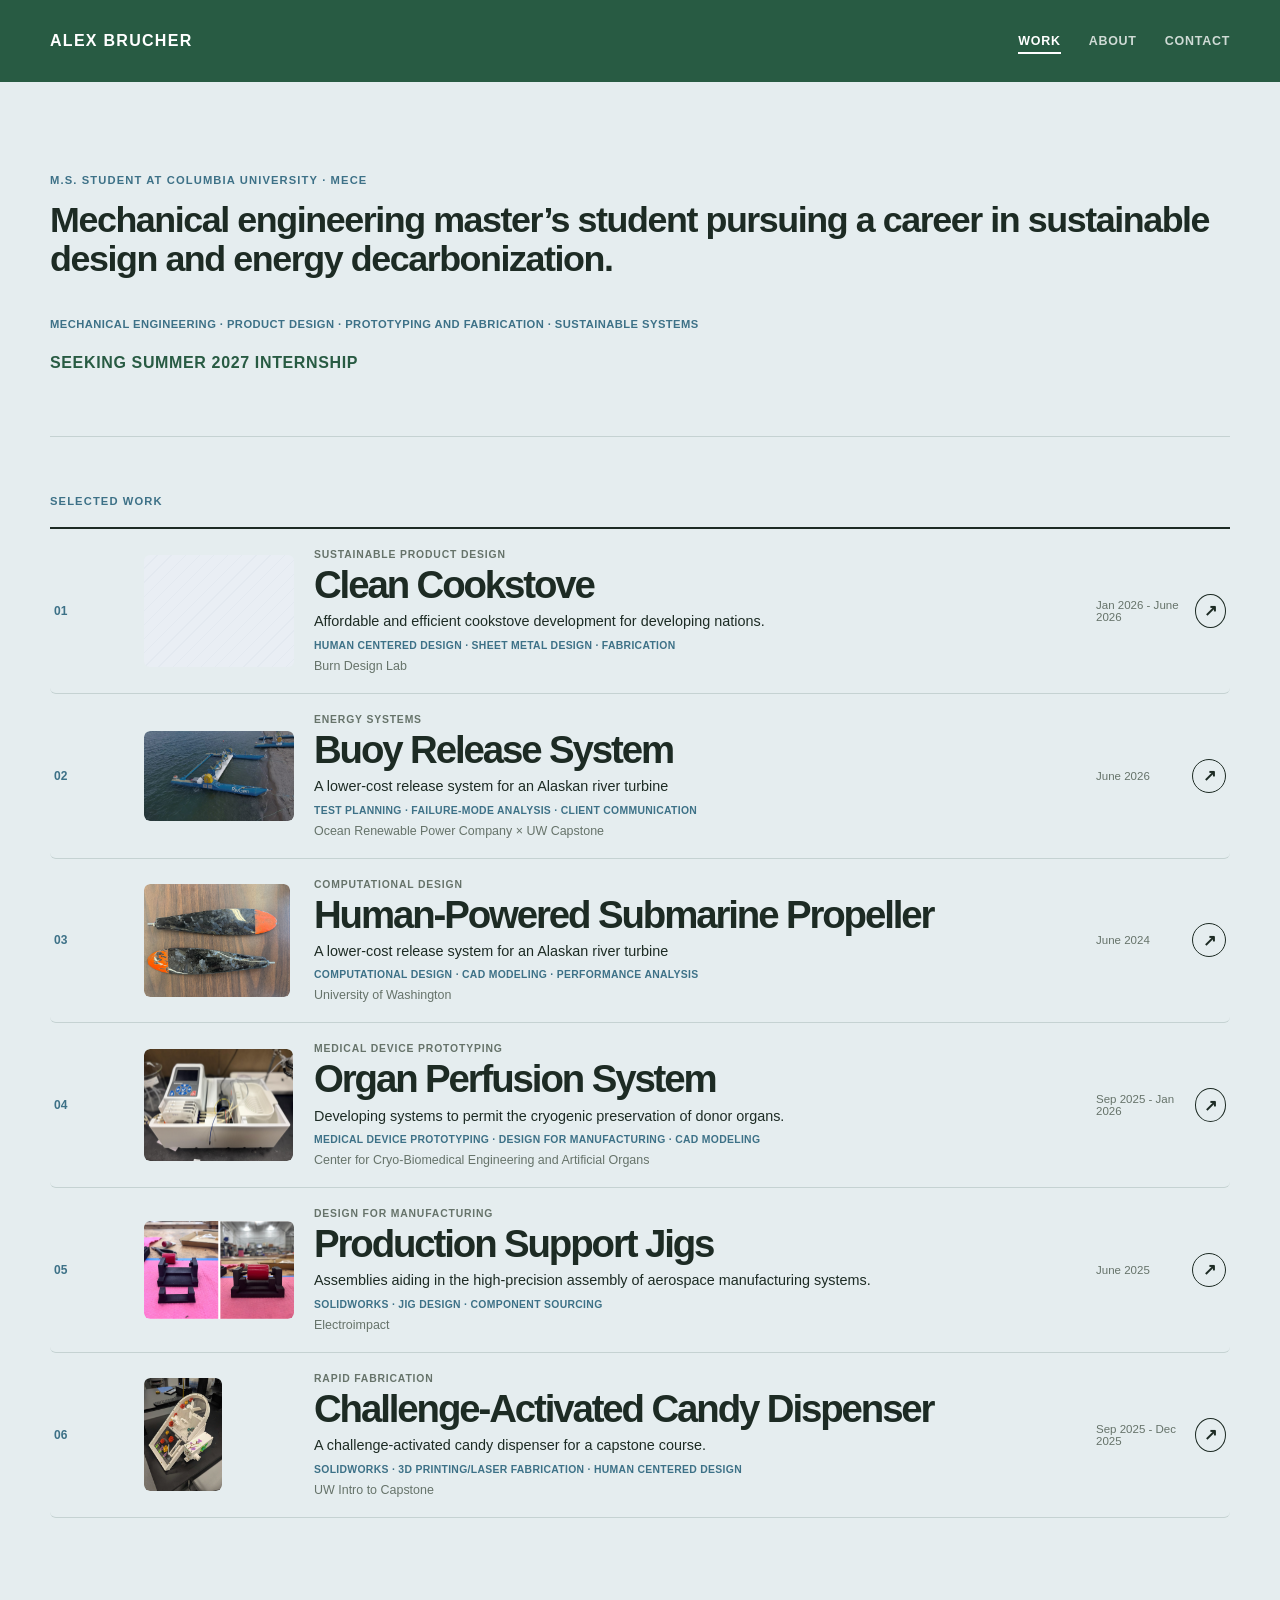
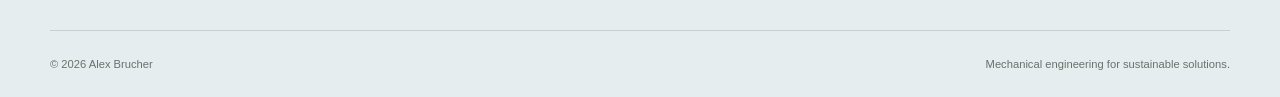
<file: index.html>
<!doctype html>
<html lang="en">
  <head>
    <meta charset="UTF-8" />
    <meta name="viewport" content="width=device-width, initial-scale=1.0" />
    <meta name="description" content="Alex Brucher — mechanical engineer focused on sustainable product development, climate hardware, mechanical design, and physical product development." />
    <title>Alex Brucher — Mechanical Engineer &amp; Product Designer</title>
    <link rel="stylesheet" href="assets/styles.css" />
  </head>
  <body>
    <a class="skip-link" href="#projects">Skip to projects</a>
    <header class="site-header">
      <a class="wordmark" href="index.html" aria-label="Alex Brucher home">ALEX BRUCHER</a>
      <nav aria-label="Primary navigation">
        <a class="active" href="index.html">Work</a>
        <a href="about.html">About</a>
        <a href="contact.html">Contact</a>
      </nav>
    </header>

    <main>
      <section class="hero page-shell">
        <p class="label">M.S. student at Columbia University · MECE</p>
        <h1 class="hero-statement">Mechanical engineering master’s student pursuing a career in sustainable design and energy decarbonization.</h1>
        <div class="hero-details">
          <div>
            <p class="hero-capabilities">Mechanical Engineering · Product Design · Prototyping and Fabrication · Sustainable Systems</p>
          </div>
        </div>
        <p class="hero-availability">Seeking Summer 2027 Internship</p>
      </section>

      <section class="work-section page-shell" id="projects" aria-labelledby="project-heading">
        <div class="section-heading">
          <p class="label" id="project-heading">Selected work</p>
        </div>
        <div class="project-grid" id="project-grid" aria-live="polite"></div>
      </section>
    </main>

    <footer class="site-footer page-shell">
      <p>© <span id="year"></span> Alex Brucher</p>
      <p>Mechanical engineering for sustainable solutions.</p>
    </footer>
    <script src="content/projects.js"></script>
    <script src="assets/site.js"></script>
  </body>
</html>
</file>
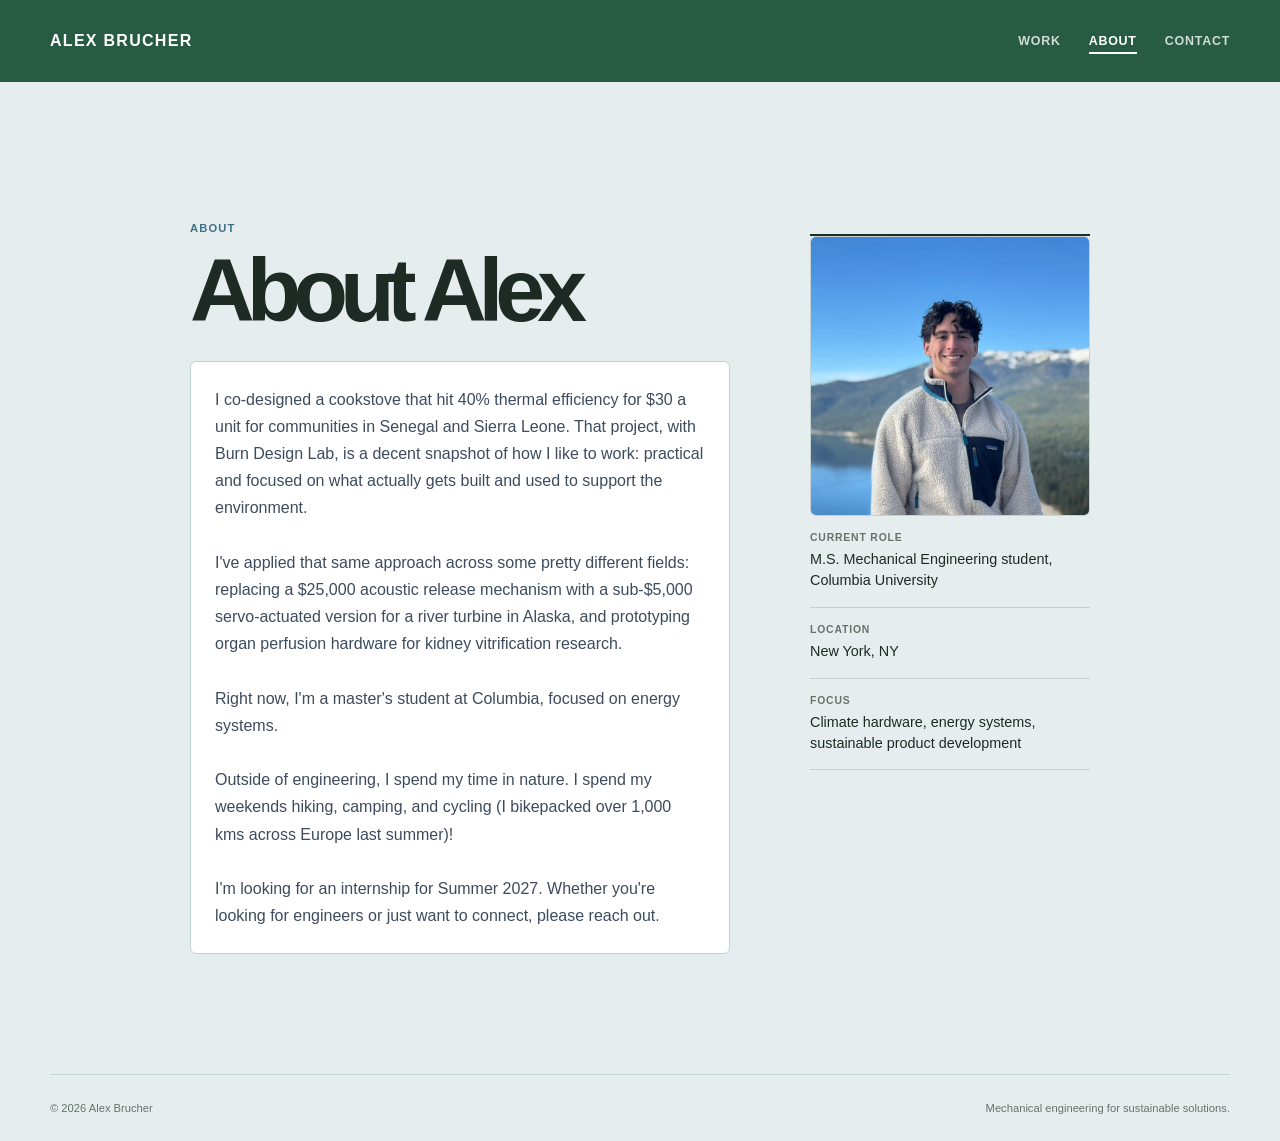
<file: about.html>
<!doctype html>
<html lang="en">
  <head>
    <meta charset="UTF-8" />
    <meta name="viewport" content="width=device-width, initial-scale=1.0" />
    <meta name="description" content="About Alex Brucher, a mechanical engineer and Columbia MECE student focused on sustainable product development and climate hardware." />
    <title>About Alex Brucher | Mechanical Engineer</title>
    <link rel="stylesheet" href="assets/styles.css" />
  </head>
  <body>
    <a class="skip-link" href="#about">Skip to content</a>
    <header class="site-header">
      <a class="wordmark" href="index.html" aria-label="Alex Brucher home">ALEX BRUCHER</a>
      <nav aria-label="Primary navigation">
        <a href="index.html">Work</a>
        <a class="active" href="about.html">About</a>
        <a href="contact.html">Contact</a>
      </nav>
    </header>
    <main class="page-shell about-page" id="about">
      <p class="label">About</p>
      <div class="about-layout">
        <div>
          <h1>About Alex</h1>
          <p class="about-copy">I co-designed a cookstove that hit 40% thermal efficiency for $30 a unit for communities in Senegal and Sierra Leone. That project, with Burn Design Lab, is a decent snapshot of how I like to work: practical and focused on what actually gets built and used to support the environment.<br /><br />I've applied that same approach across some pretty different fields: replacing a $25,000 acoustic release mechanism with a sub-$5,000 servo-actuated version for a river turbine in Alaska, and prototyping organ perfusion hardware for kidney vitrification research.<br /><br />Right now, I'm a master's student at Columbia, focused on energy systems.<br /><br />Outside of engineering, I spend my time in nature. I spend my weekends hiking, camping, and cycling (I bikepacked over 1,000 kms across Europe last summer)!<br /><br />I'm looking for an internship for Summer 2027. Whether you're looking for engineers or just want to connect, please reach out.</p>
        </div>
        <aside class="about-aside">
          <img class="profile-photo" src="assets/images/Headshot.jpeg" alt="Alex Brucher" />
          <dl>
            <div><dt>Current role</dt><dd>M.S. Mechanical Engineering student, Columbia University</dd></div>
            <div><dt>Location</dt><dd>New York, NY</dd></div>
            <div><dt>Focus</dt><dd>Climate hardware, energy systems, sustainable product development</dd></div>
          </dl>
        </aside>
      </div>
    </main>
    <footer class="site-footer page-shell"><p>© <span id="year"></span> Alex Brucher</p><p>Mechanical engineering for sustainable solutions.</p></footer>
    <script src="assets/site.js"></script>
  </body>
</html>
</file>
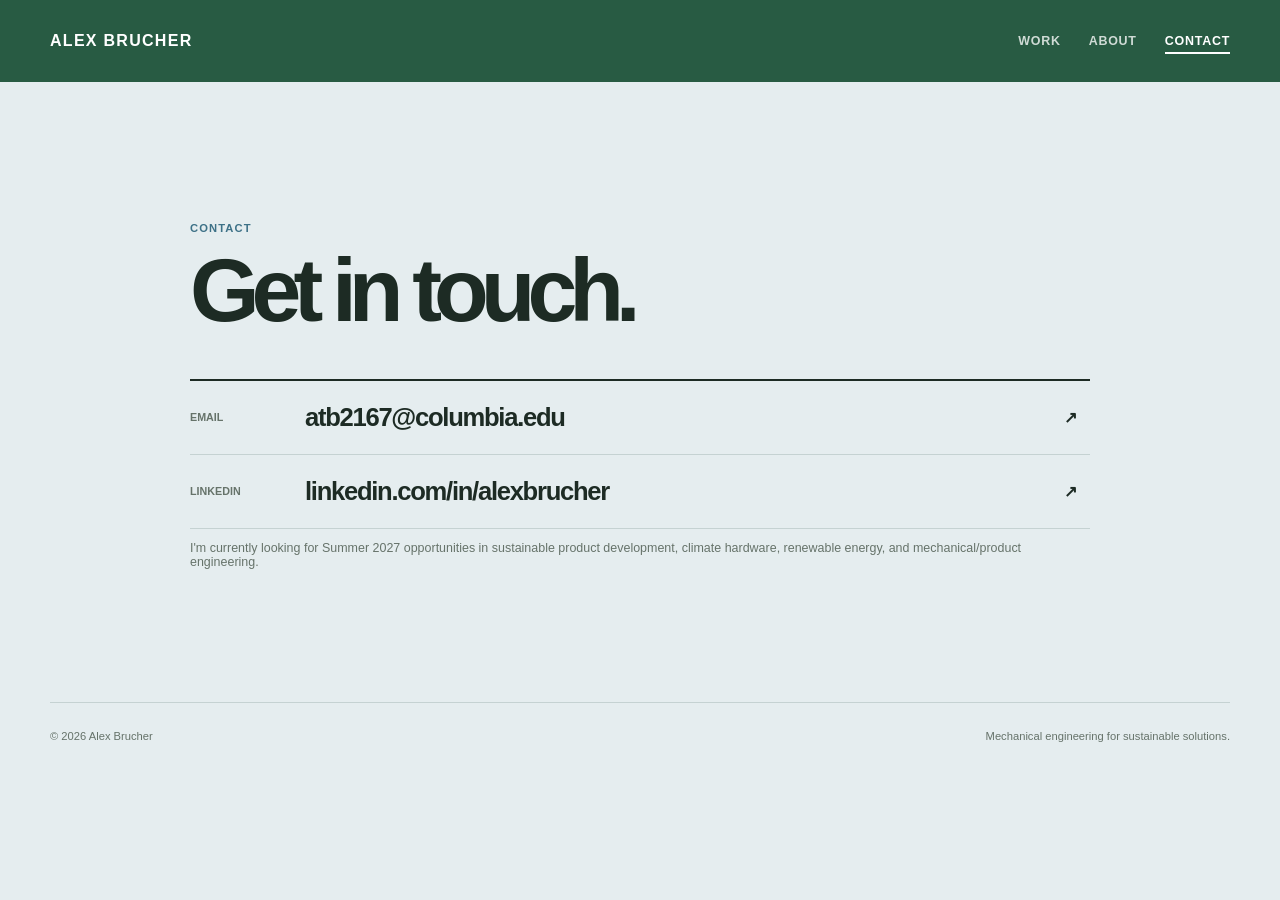
<file: contact.html>
<!doctype html>
<html lang="en">
  <head>
    <meta charset="UTF-8" />
    <meta name="viewport" content="width=device-width, initial-scale=1.0" />
    <meta name="description" content="Contact Alex Brucher about sustainable product development, climate hardware, and mechanical engineering opportunities." />
    <title>Contact Alex Brucher | Mechanical Engineer</title>
    <link rel="stylesheet" href="assets/styles.css" />
  </head>
  <body>
    <a class="skip-link" href="#contact">Skip to content</a>
    <header class="site-header">
      <a class="wordmark" href="index.html" aria-label="Alex Brucher home">ALEX BRUCHER</a>
      <nav aria-label="Primary navigation">
        <a href="index.html">Work</a>
        <a href="about.html">About</a>
        <a class="active" href="contact.html">Contact</a>
      </nav>
    </header>
    <main class="page-shell contact-page" id="contact">
      <p class="label">Contact</p>
      <h1>Get in touch.</h1>
      <div class="contact-links">
        <a href="mailto:atb2167@columbia.edu"><small>Email</small><span>atb2167@columbia.edu</span><b aria-hidden="true">↗</b></a>
        <a href="https://www.linkedin.com/in/alexbrucher/" target="_blank" rel="noreferrer"><small>LinkedIn</small><span>linkedin.com/in/alexbrucher</span><b aria-hidden="true">↗</b></a>
      </div>
      <p class="contact-note">I'm currently looking for Summer 2027 opportunities in sustainable product development, climate hardware, renewable energy, and mechanical/product engineering.</p>
    </main>
    <footer class="site-footer page-shell"><p>© <span id="year"></span> Alex Brucher</p><p>Mechanical engineering for sustainable solutions.</p></footer>
    <script src="assets/site.js"></script>
  </body>
</html>
</file>
<file: assets/styles.css>
:root {
  --ink: #1d2b24;
  --panel: #203d31;
  --blue: #3d7187;
  --cyan: #b8d1d3;
  --signal: #285b43;
  --paper: #e5edef;
  --white: #fff;
  --line: #c5d2d2;
  --muted: #66736a;
  --sans: "Avenir Next", "Helvetica Neue", Arial, sans-serif;
  --mono: "Avenir Next", "Helvetica Neue", Arial, sans-serif;
}
* { box-sizing: border-box; }
html { scroll-behavior: smooth; }
body { margin: 0; color: var(--ink); background: var(--paper); font-family: var(--sans); line-height: 1.45; }
a { color: inherit; }
 a:focus-visible, button:focus-visible { outline: 3px solid var(--signal); outline-offset: 4px; }
.page-shell { width: min(1180px, calc(100% - 48px)); margin-inline: auto; }
.skip-link { position: absolute; left: -999px; top: 0; z-index: 3; padding: 10px; color: white; background: var(--blue); }
.skip-link:focus { left: 10px; }
.site-header { display: flex; align-items: center; justify-content: space-between; width: 100%; height: 82px; padding-inline: max(24px, calc((100% - 1180px) / 2)); background: var(--signal); color: var(--white); }
.wordmark { color: var(--white); font: 800 1rem var(--mono); letter-spacing: .08em; text-decoration: none; }
nav { display: flex; gap: 28px; }
nav a { position: relative; padding: 6px 0; color: rgba(255, 255, 255, .78); font: 700 .78rem var(--mono); letter-spacing: .06em; text-decoration: none; text-transform: uppercase; }
nav a.active, nav a:hover { color: var(--white); }
nav a.active::after { position: absolute; right: 0; bottom: 0; left: 0; height: 2px; background: var(--white); content: ""; }
.label { margin: 0; color: var(--blue); font: 800 .7rem var(--mono); letter-spacing: .1em; text-transform: uppercase; }
.hero { padding: clamp(52px, 8vw, 92px) 0 62px; border-bottom: 1px solid var(--line); }
.hero h1 { max-width: 700px; margin: 15px 0 24px; font-size: clamp(2.4rem, 5vw, 4.8rem); line-height: 1; letter-spacing: -.05em; font-weight: 900; }
.hero-statement { max-width: 1180px !important; font-size: clamp(2rem, 2.8vw, 3.1rem) !important; line-height: 1.1 !important; letter-spacing: -.04em !important; }
.hero-details { display: flex; align-items: baseline; justify-content: space-between; gap: 32px; max-width: 850px; }
.hero-subtitle { max-width: 600px; margin: 0; color: var(--muted); font: 500 1.08rem/1.55 var(--sans); }
.hero-capabilities { margin: 14px 0 0; color: var(--blue); font: 700 .7rem var(--mono); letter-spacing: .04em; text-transform: uppercase; }
.hero-availability { display: inline-block; max-width: 100%; margin: 24px 0 0; color: var(--signal); font: 800 1rem var(--mono); letter-spacing: .04em; text-transform: uppercase; }
.work-section { padding: 58px 0 112px; }
.section-heading { display: flex; justify-content: space-between; padding-bottom: 20px; border-bottom: 2px solid var(--ink); }
.section-note { margin: 0; color: var(--muted); font: .78rem var(--mono); }
.project-grid { display: grid; }
.project-card { display: grid; grid-template-columns: 70px 150px minmax(0, 1fr) 130px; gap: 20px; align-items: center; padding: 20px 4px; border-bottom: 1px solid var(--line); border-radius: 6px; text-decoration: none; transition: background .18s, padding .18s; }
.project-card:hover { padding-inline: 14px; background: var(--white); }
.project-number { color: var(--blue); font: 800 .75rem var(--mono); }
.project-card-visual { display: grid; place-items: center; width: 150px; height: 112.5px; padding: 6px; overflow: hidden; border-radius: 6px; color: var(--muted); background: repeating-linear-gradient(135deg, #e9eef4, #e9eef4 9px, #e3e9f0 9px, #e3e9f0 10px); text-align: center; font: 700 .62rem/1.35 var(--mono); text-transform: uppercase; }
.project-card-visual.has-image { width: fit-content; height: fit-content; max-width: 150px; max-height: 112.5px; padding: 0; background: transparent; }
.project-card-visual img { display: block; width: auto; height: auto; min-width: 0; min-height: 0; max-width: 150px; max-height: 112.5px; border-radius: 6px; object-fit: contain; background: transparent; }
.project-card-main p { margin: 0 0 5px; color: var(--muted); font: 700 .65rem var(--mono); letter-spacing: .08em; text-transform: uppercase; }
.project-card h2 { margin: 0; font-size: clamp(1.5rem, 3vw, 2.65rem); line-height: 1.05; letter-spacing: -.055em; }
.project-card-main > span { display: block; margin-top: 7px; color: var(--muted); font: .78rem var(--mono); }
.project-card-main .project-card-description { max-width: 620px; color: var(--ink); font: 500 .9rem/1.35 var(--sans); }
.project-card-main .project-card-skills { margin-top: 8px; color: var(--blue); font: 700 .65rem var(--mono); letter-spacing: .03em; text-transform: uppercase; }
.project-card-main .project-card-client { margin-top: 8px; }
.project-card-end { display: flex; align-items: center; justify-content: space-between; color: var(--muted); font: .72rem var(--mono); }
.project-card-end b { display: grid; place-items: center; width: 34px; height: 34px; border: 1px solid var(--ink); border-radius: 50%; color: var(--ink); font-size: 1rem; transition: background .18s, color .18s; }
.project-card:hover b { border-color: var(--blue); color: white; background: var(--blue); }
.site-footer { display: flex; justify-content: space-between; gap: 20px; padding: 27px 0; border-top: 1px solid var(--line); color: var(--muted); font: .7rem var(--mono); }
.site-footer p { margin: 0; }
.about-page, .contact-page { max-width: 900px; padding-top: clamp(75px, 12vw, 140px); padding-bottom: 120px; }
.about-layout { display: grid; grid-template-columns: minmax(0, 1fr) 280px; gap: 80px; }
.about-layout h1, .contact-page h1 { margin: 16px 0 30px; font-size: clamp(3.2rem, 7vw, 6.6rem); line-height: .9; letter-spacing: -.09em; }
.about-copy { margin: 0; padding: 24px; border: 1px solid var(--line); border-radius: 6px; color: #3d4b5d; background: var(--white); font: 400 1rem/1.7 var(--sans); }
.about-aside { border-top: 2px solid var(--ink); }
.profile-photo { display: block; width: 100%; height: 280px; border: 1px solid var(--line); border-radius: 6px; object-fit: cover; }
.about-aside dl, .project-header dl { margin: 0; }
.about-aside dl div, .project-header dl div { padding: 16px 0; border-bottom: 1px solid var(--line); }
dt { color: var(--muted); font: 800 .65rem var(--mono); letter-spacing: .08em; text-transform: uppercase; }
dd { margin: 6px 0 0; font-size: .9rem; }
.contact-links { margin-top: 48px; border-top: 2px solid var(--ink); }
.contact-links a { display: grid; grid-template-columns: 100px minmax(0, 1fr) 26px; gap: 15px; align-items: center; padding: 22px 0; border-bottom: 1px solid var(--line); text-decoration: none; }
.contact-links a:hover { color: var(--blue); }
.contact-links small { color: var(--muted); font: 800 .67rem var(--mono); text-transform: uppercase; }
.contact-links span { font: 700 clamp(1.15rem, 2vw, 1.7rem) var(--mono); letter-spacing: -.05em; }
.contact-note { color: var(--muted); font: .78rem var(--mono); }
.project-page { padding-top: 44px; padding-bottom: 110px; }
.back-link { color: var(--blue); font: 700 .78rem var(--mono); text-decoration: none; }
.project-header { display: grid; grid-template-columns: minmax(0, 1fr) 280px; gap: 10%; align-items: end; padding: 55px 0 42px; }
.project-header h1 { margin: 13px 0 0; font-size: clamp(3.5rem, 7vw, 7.2rem); line-height: .88; letter-spacing: -.09em; }
.media-stage { display: grid; grid-template-columns: repeat(2, minmax(0, 1fr)); gap: 20px; }
.media-stage-single { display: block; }
.model-panel, .media-empty, .project-image { min-height: clamp(400px, 55vw, 650px); border: 1px solid var(--line); border-radius: 6px; background: var(--white); overflow: hidden; }
.model-toolbar { position: relative; z-index: 1; display: flex; justify-content: space-between; gap: 20px; padding: 14px 16px; border-bottom: 1px solid var(--line); color: var(--muted); font: 700 .65rem var(--mono); letter-spacing: .06em; text-transform: uppercase; }
.model-panel model-viewer { display: block; width: 100%; height: calc(clamp(400px, 55vw, 650px) - 46px); background: linear-gradient(135deg, #f8fafc, #e9eef4); }
.model-loading { display: grid; place-items: center; height: 100%; color: var(--muted); font: 700 .75rem var(--mono); text-transform: uppercase; }
.media-empty { display: grid; place-content: center; gap: 8px; color: var(--muted); background: repeating-linear-gradient(45deg, #e9eef4, #e9eef4 9px, #e3e9f0 9px, #e3e9f0 10px); text-align: center; font: 700 .8rem var(--mono); text-transform: uppercase; }
.project-image { margin: 0; overflow: hidden; }
.project-image img { display: block; width: 100%; height: auto; max-height: 75vh; min-height: 400px; object-fit: contain; background: var(--white); }
.project-image figcaption { padding: 12px 14px; color: var(--muted); font: 700 1rem/1.45 var(--sans); }
.image-carousel { display: flex; flex-direction: column; }
.carousel-track { display: flex; flex: 1; min-height: 0; transition: transform .3s ease; }
.carousel-track figure { flex: 0 0 100%; margin: 0; }
.carousel-track img { width: 100%; height: clamp(400px, 55vw, 650px); object-fit: contain; background: var(--white); }
.carousel-track figcaption { min-height: 48px; }
.media-stage-single .project-image img,
.media-stage-single .carousel-track img { height: clamp(360px, 48vw, 580px); min-height: 360px; }
.carousel-controls { display: flex; align-items: center; justify-content: space-between; padding: 10px 14px; border-top: 1px solid var(--line); color: var(--muted); font: .86rem var(--sans); }
.carousel-controls button { display: grid; place-items: center; width: 32px; height: 32px; border: 1px solid var(--line); border-radius: 50%; color: var(--ink); background: transparent; font: 1rem var(--sans); cursor: pointer; }
.carousel-controls button:hover { color: var(--white); border-color: var(--signal); background: var(--signal); }
.media-caption { margin: 0; padding: 12px 14px; color: var(--muted); font: 700 1rem/1.45 var(--sans); }
.media-empty .media-caption { align-self: end; width: 100%; padding-top: 16px; text-align: left; }
.project-template { display: grid; grid-template-columns: repeat(2, 1fr); gap: 16px; margin-top: 24px; }
.project-template section { min-height: 210px; padding: 22px; border: 1px solid var(--line); border-radius: 6px; background: #eef2f5; }
.project-copy { display: flex; flex-direction: column; gap: 10px; margin: 18px 0 0; color: #3d4b5d; font: 400 1rem/1.7 var(--sans); }
.project-copy strong { color: var(--ink); font-weight: 700; }
.project-copy span { display: block; }
.skills-list { display: flex; flex-wrap: wrap; gap: 8px; margin: 18px 0 0; padding: 0; list-style: none; }
.skills-list li { padding: 7px 9px; border: 1px solid var(--line); border-radius: 4px; color: var(--ink); background: var(--white); font: 700 .72rem var(--mono); }
.stat-citation { margin: 20px 0 0; color: var(--muted); font: .72rem/1.5 var(--mono); }
@media (max-width: 900px) and (min-width: 701px) {
  .hero-details { align-items: flex-start; flex-direction: column; gap: 18px; }
  .hero-availability { max-width: 100%; }
}
@media (max-width: 700px) {
  .page-shell { width: calc(100% - 32px); }
  .site-header { width: 100%; height: 70px; padding-inline: 16px; }
  .wordmark { font-size: .82rem; }
  nav { gap: 16px; }
  .hero { padding-block: 56px 48px; }
  .hero h1 { font-size: clamp(2.4rem, 11vw, 4.2rem); }
  .hero-details { align-items: start; flex-direction: column; gap: 18px; }
  .section-heading { align-items: start; flex-direction: column; gap: 11px; }
  .project-card { grid-template-columns: 37px 110px minmax(0, 1fr); gap: 13px; padding-block: 22px; }
  .project-card-visual { width: 110px; height: 82.5px; grid-column: 2; grid-row: 1 / span 2; }
  .project-card-visual.has-image { max-width: 110px; max-height: 82.5px; }
  .project-card-visual img { max-width: 110px; max-height: 82.5px; }
  .project-card-main { grid-column: 3; }
  .project-card-end { grid-column: 3; justify-content: flex-start; gap: 15px; }
  .about-layout, .project-header { grid-template-columns: 1fr; gap: 30px; }
  .contact-links a { grid-template-columns: 1fr 23px; }
  .contact-links small { grid-column: 1 / -1; }
  .project-header { padding-top: 42px; }
  .media-stage { grid-template-columns: 1fr; }
  .model-toolbar { font-size: .56rem; }
  .model-toolbar span:last-child { display: none; }
  .project-template { grid-template-columns: 1fr; }
  .project-template section { min-height: 0; }
  .site-footer { flex-direction: column; }
}
</file>
